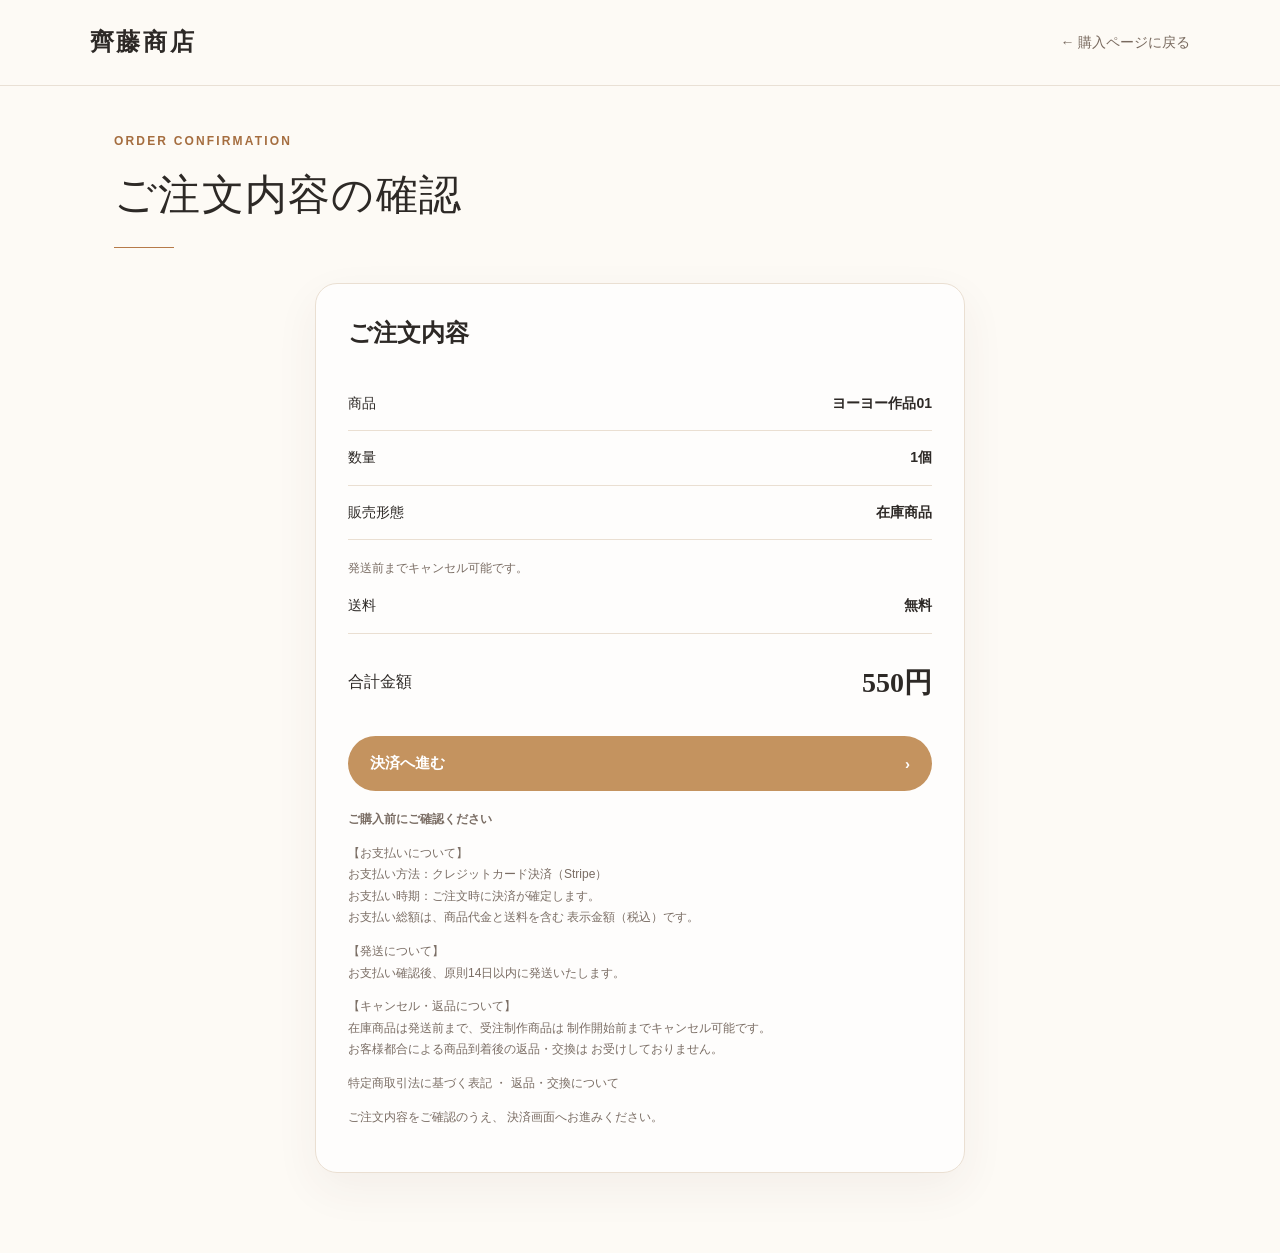
<file: checkout.html>
<!DOCTYPE html>
<html lang="ja">
<head>
  <meta charset="UTF-8">
  <meta name="viewport" content="width=device-width, initial-scale=1.0">
  <title>お客様情報入力 | 齊藤商店</title>
  <meta name="robots" content="noindex, nofollow">
  <link rel="stylesheet" href="style.css">

  <style>
    body {
      margin: 0;
      background: #fdfaf5;
      color: #2d2926;
    }

    .checkout-header {
      height: 86px;
      padding: 0 7%;
      display: flex;
      align-items: center;
      justify-content: space-between;
      box-sizing: border-box;
      border-bottom: 1px solid #e9e0d5;
    }

    .checkout-logo {
      color: #2d2926;
      text-decoration: none;
      font-family: "Yu Mincho", "Hiragino Mincho ProN", serif;
      font-size: 24px;
      font-weight: 600;
      letter-spacing: 0.12em;
    }

    .checkout-back {
      color: #78695e;
      text-decoration: none;
      font-size: 14px;
    }

    .checkout-main {
      max-width: 1100px;
      margin: 0 auto;
      padding: 45px 24px 80px;
    }

    .checkout-eyebrow {
      margin: 0 0 12px;
      color: #a56d3f;
      font-size: 12px;
      font-weight: 700;
      letter-spacing: 0.18em;
    }

    .checkout-main h1 {
      margin: 0;
      font-family: "Yu Mincho", "Hiragino Mincho ProN", serif;
      font-size: 42px;
      font-weight: 500;
    }

    .checkout-line {
      width: 60px;
      height: 1px;
      margin: 22px 0 35px;
      background: #b67a49;
    }

    .checkout-layout {
  display: grid;
  grid-template-columns: 1fr;
  max-width: 650px;
  margin: 0 auto;
  gap: 45px;
  align-items: start;
}

    .checkout-card {
      padding: 32px;
      background: rgba(255,255,255,0.72);
      border: 1px solid #eadfd2;
      border-radius: 22px;
      box-shadow: 0 16px 45px rgba(78,59,43,0.06);
    }

    .checkout-card h2 {
      margin: 0 0 26px;
      font-family: "Yu Mincho", "Hiragino Mincho ProN", serif;
      font-size: 24px;
    }

    .form-group {
      margin-bottom: 22px;
    }

    .form-group label {
      display: block;
      margin-bottom: 8px;
      font-size: 14px;
      font-weight: 600;
    }

    .required {
      margin-left: 7px;
      color: #a56d3f;
      font-size: 11px;
    }

    .form-group input {
      width: 100%;
      padding: 14px 15px;
      box-sizing: border-box;
      border: 1px solid #ddd0c3;
      border-radius: 10px;
      background: #fffdf9;
      color: #2d2926;
      font-size: 16px;
      outline: none;
    }

    .form-group input:focus {
      border-color: #c4935f;
    }

    .address-row {
      display: grid;
      grid-template-columns: 1fr 1fr;
      gap: 14px;
    }

    .order-row {
      display: flex;
      justify-content: space-between;
      gap: 20px;
      padding: 14px 0;
      border-bottom: 1px solid #eadfd2;
      font-size: 14px;
    }

    .order-total {
      display: flex;
      align-items: center;
      justify-content: space-between;
      padding-top: 24px;
    }

    .order-total strong {
      font-family: "Yu Mincho", "Hiragino Mincho ProN", serif;
      font-size: 28px;
    }

    .payment-button {
      width: 100%;
      margin-top: 28px;
      padding: 18px 22px;
      display: flex;
      align-items: center;
      justify-content: space-between;
      border: 0;
      border-radius: 999px;
      background: #c4935f;
      color: #fff;
      font-size: 15px;
      font-weight: 700;
      cursor: pointer;
    }
    
.payment-button:disabled {
  background: #b9b4ae;
  color: #ffffff;
  cursor: not-allowed;
  opacity: 0.7;
}


    .checkout-note {
      margin: 18px 0 0;
      color: #7a6d64;
      font-size: 12px;
      line-height: 1.8;
    }

    @media (max-width: 800px) {
      .checkout-layout {
        grid-template-columns: 1fr;
      }

      .checkout-main h1 {
        font-size: 34px;
      }

      .address-row {
        grid-template-columns: 1fr;
      }

      .checkout-card {
        padding: 24px 20px;
      }
    }
  </style>
</head>

<body>

  <header class="checkout-header">
    <a href="index.html" class="checkout-logo">齊藤商店</a>
    <a href="javascript:history.back()" class="checkout-back">← 購入ページに戻る</a>
  </header>

  <main class="checkout-main">

    <p class="checkout-eyebrow">ORDER CONFIRMATION</p>
<h1>ご注文内容の確認</h1>
    <div class="checkout-line"></div>

    <div class="checkout-layout">


      <aside class="checkout-card">
        <h2>ご注文内容</h2>

        <div class="order-row">
          <span>商品</span>
          <strong id="summaryProduct">－</strong>
        </div>

        <div class="order-row">
          <span>数量</span>
          <strong id="summaryQuantity">1個</strong>
        </div>

        
<div class="order-row">
  <span>販売形態</span>
  <strong id="summaryProductType">－</strong>
</div>

<p id="summaryCancelRule" class="checkout-note"></p>


        <div class="order-row">
          <span>送料</span>
          <strong>無料</strong>
        </div>

        <div class="order-total">
          <span>合計金額</span>
          <strong id="summaryTotal">550円</strong>
        </div>

        <button
  type="button"
  id="checkoutButton"
  class="payment-button"
>
  <span>決済へ進む</span>
  <span>›</span>
</button>

        
<div class="checkout-note">
  <p><strong>ご購入前にご確認ください</strong></p>
  <p>
  【お支払いについて】<br>
  お支払い方法：クレジットカード決済（Stripe）<br>
  お支払い時期：ご注文時に決済が確定します。<br>
  お支払い総額は、商品代金と送料を含む
  表示金額（税込）です。
</p>

  <p>
    【発送について】<br>
    お支払い確認後、原則14日以内に発送いたします。
  </p>

  <p>
    【キャンセル・返品について】<br>
    在庫商品は発送前まで、受注制作商品は
    制作開始前までキャンセル可能です。<br>
    お客様都合による商品到着後の返品・交換は
    お受けしておりません。
  </p>

  <p>
    <a href="tokushoho.html">特定商取引法に基づく表記</a>
    ・
    <a href="returns.html">返品・交換について</a>
  </p>

  <p>
    ご注文内容をご確認のうえ、
    決済画面へお進みください。
  </p>
</div>

      </aside>

    </div>
  </main>


 <script>
  const params = new URLSearchParams(window.location.search);

  
const product = (
  params.get('product') || 'ヨーヨー作品01'
).trim().replace(/ヨーヨー作品\s*0?([1-5])/g, 'ヨーヨー作品0$1');


  
const requestedQuantity = Number(params.get('quantity') || '1');

const quantity =
  Number.isInteger(requestedQuantity) &&
  requestedQuantity >= 1 &&
  requestedQuantity <= 20
    ? requestedQuantity
    : 1;


  

const productTypes = {
  'ヨーヨー作品01': '在庫商品',
  'ヨーヨー作品02': '在庫商品',
  'ヨーヨー作品03': '在庫商品',
  'ヨーヨー作品04': '在庫商品',
  'ヨーヨー作品05': '在庫商品',

  'チョコレート': '受注制作商品',
  'どんぐり': '受注制作商品',
  'プリン': '受注制作商品',
  'ヘアゴム': '受注制作商品',
  'クジラさん': '受注制作商品',
  'キャンディーチャーム': '受注制作商品'
};

const productPrices = {
  'ヨーヨー作品01': 550,
  'ヨーヨー作品02': 550,
  'ヨーヨー作品03': 550,
  'ヨーヨー作品04': 550,
  'ヨーヨー作品05': 550,
  'チョコレート': 550,
  'どんぐり': 500,
  'プリン': 500,
  'ヘアゴム': 350,
  'クジラさん': 450,
  'キャンディーチャーム': 500
};


const price = productPrices[product.replace(/\s+/g, '')];
const total = price * quantity;

if (price === undefined) {
  document.getElementById('summaryTotal').textContent =
    '商品情報を確認できません';

  document.getElementById('checkoutButton').disabled = true;
}



  const productIds = {
  'ヨーヨー作品01': 'yoyo01',
  'ヨーヨー作品02': 'yoyo02',
  'ヨーヨー作品03': 'yoyo03',
  'ヨーヨー作品04': 'yoyo04',
  'ヨーヨー作品05': 'yoyo05',
  'チョコレート': 'chocolate',
  'どんぐり': 'acorn',
  'プリン': 'pudding',
  'ヘアゴム': 'hairband',
  'クジラさん': 'whale',
  'キャンディーチャーム': 'candy'
};

  document.getElementById('summaryProduct').textContent =
    product;

  document.getElementById('summaryQuantity').textContent =
    `${quantity}個`;

const productType = productTypes[product];

document.getElementById('summaryProductType').textContent =
  productType || '確認できません';

document.getElementById('summaryCancelRule').textContent =
  productType === '在庫商品'
    ? '発送前までキャンセル可能です。'
    : productType === '受注制作商品'
      ? '制作開始前までキャンセル可能です。'
      : '販売条件を確認できません。';

  
if (price !== undefined) {
  document.getElementById('summaryTotal').textContent =
    `${total.toLocaleString()}円`;
}


  document
  .getElementById('checkoutButton')
  .addEventListener('click', async (event) => {

      const productId = productIds[product];

      if (!productId) {
        alert('商品情報を確認できませんでした。');
        return;
      }

      const submitButton = event.currentTarget;

      if (submitButton) {
        submitButton.disabled = true;
        submitButton.textContent = '決済画面を準備しています...';
      }

      try {
        const response = await fetch(
          'https://pxpixzoorgvosuyysvju.supabase.co/functions/v1/create-checkout-session',
          {
            method: 'POST',
            headers: {
              'Content-Type': 'application/json'
            },
            body: JSON.stringify({
              product: productId,
              quantity: quantity
            })
          }
        );

        const data = await response.json();

        if (!response.ok || !data.url) {
          throw new Error(data.error || '決済画面を作成できませんでした。');
        }

        window.location.href = data.url;

      } catch (error) {
        console.error(error);
        alert(error.message || '決済画面を開けませんでした。もう一度お試しください。');

        if (submitButton) {
          submitButton.disabled = false;
          submitButton.textContent = 'お支払いへ進む';
        }
      }
    });
</script>

</body>
</html>
</file>
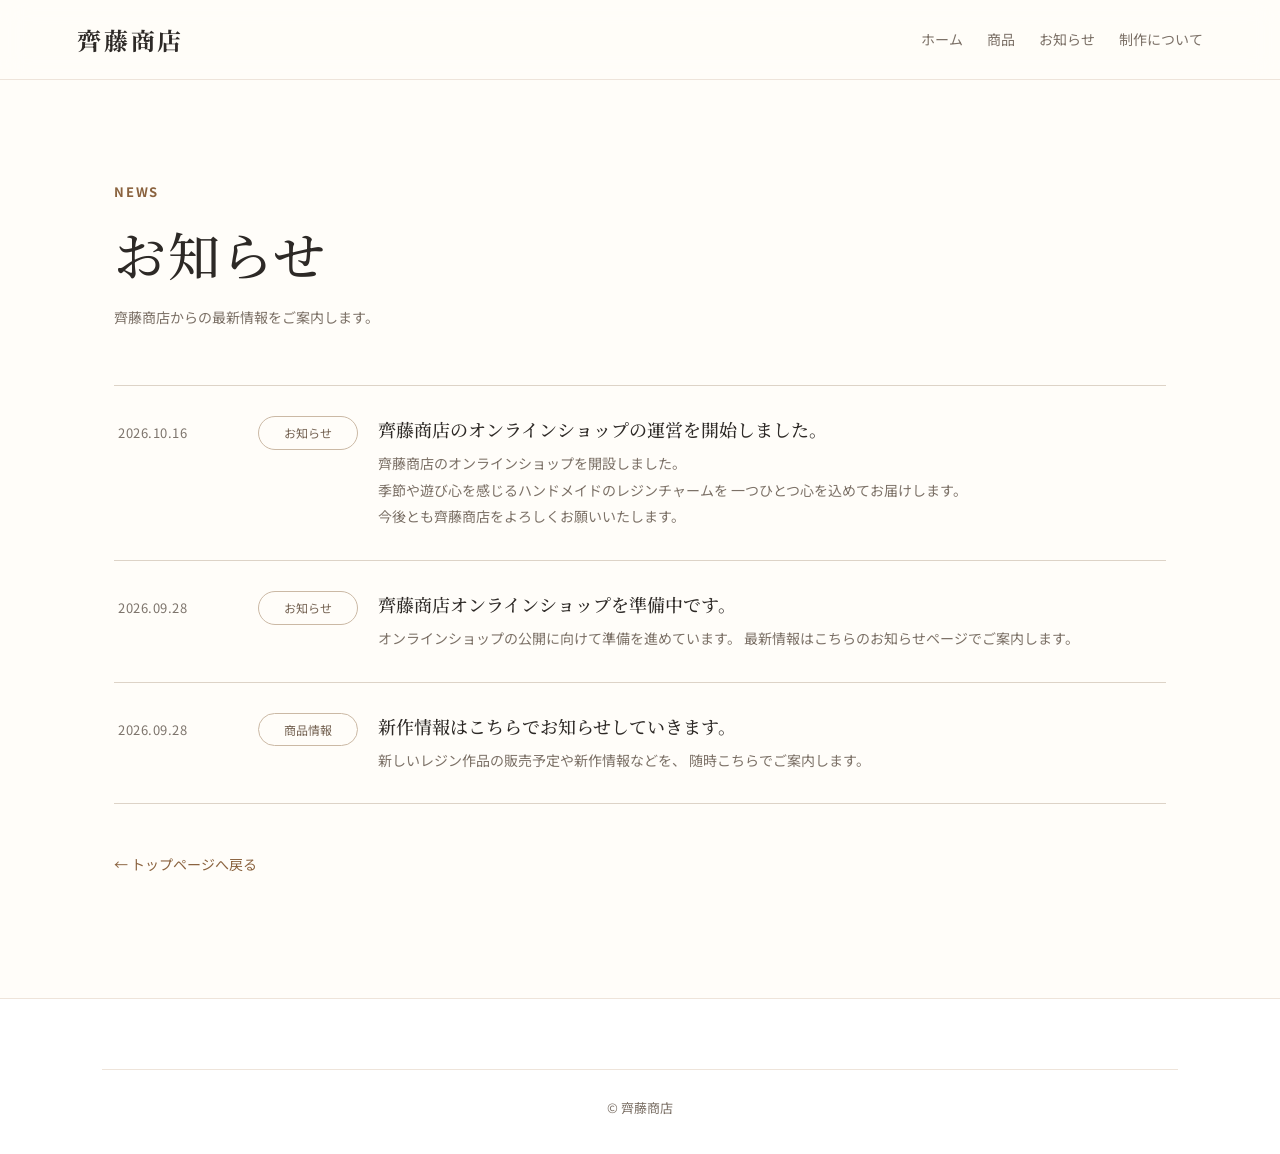
<file: news.html>
<!doctype html>
<html lang="ja">
<head>
  <meta charset="utf-8">
  <meta name="viewport" content="width=device-width, initial-scale=1">

  <title>お知らせ | 齊藤商店</title>
  <meta
    name="description"
    content="齊藤商店からの商品情報、イベント出店、ショップに関するお知らせをご案内します。"
  >

  <link rel="preconnect" href="https://fonts.googleapis.com">
  <link rel="preconnect" href="https://fonts.gstatic.com" crossorigin>
  <link
    href="https://fonts.googleapis.com/css2?family=Noto+Serif+JP:wght@400;600;700&family=Noto+Sans+JP:wght@400;500;700&display=swap"
    rel="stylesheet"
  >

  <link rel="stylesheet" href="style.css">
</head>

<body>

  <header class="site-header">
    <a class="brand" href="index.html">齊藤商店</a>

    <nav class="site-nav">
      <a href="index.html">ホーム</a>
      <a href="index.html#products">商品</a>
      <a href="index.html#news">お知らせ</a>
      <a href="index.html#about">制作について</a>
    </nav>
  </header>

  <main class="news-page">

    <div class="news-page-heading">
      <p class="eyebrow">News</p>
      <h1>お知らせ</h1>
      <p>齊藤商店からの最新情報をご案内します。</p>
    </div>

    <div class="news-page-list">
      
<article class="news-page-item">
  <time datetime="2026-10-16">2026.10.16</time>
  <span class="news-category">お知らせ</span>
  <div>
    <h2>齊藤商店のオンラインショップの運営を開始しました。</h2>
    <p>
      齊藤商店のオンラインショップを開設しました。<br>
      季節や遊び心を感じるハンドメイドのレジンチャームを
      一つひとつ心を込めてお届けします。<br>
      今後とも齊藤商店をよろしくお願いいたします。
    </p>
  </div>
</article>


      <article class="news-page-item">
        <time datetime="2026-09-28">2026.09.28</time>
        <span class="news-category">お知らせ</span>
        <div>
          <h2>齊藤商店オンラインショップを準備中です。</h2>
          <p>
            オンラインショップの公開に向けて準備を進めています。
            最新情報はこちらのお知らせページでご案内します。
          </p>
        </div>
      </article>

      <article class="news-page-item">
        <time datetime="2026-09-28">2026.09.28</time>
        <span class="news-category">商品情報</span>
        <div>
          <h2>新作情報はこちらでお知らせしていきます。</h2>
          <p>
            新しいレジン作品の販売予定や新作情報などを、
            随時こちらでご案内します。
          </p>
        </div>
      </article>

    </div>

    <div class="news-page-back">
      <a href="index.html">← トップページへ戻る</a>
    </div>

  </main>

  <footer class="site-footer">
    <p class="copyright">© 齊藤商店</p>
  </footer>

</body>
</html>
</file>
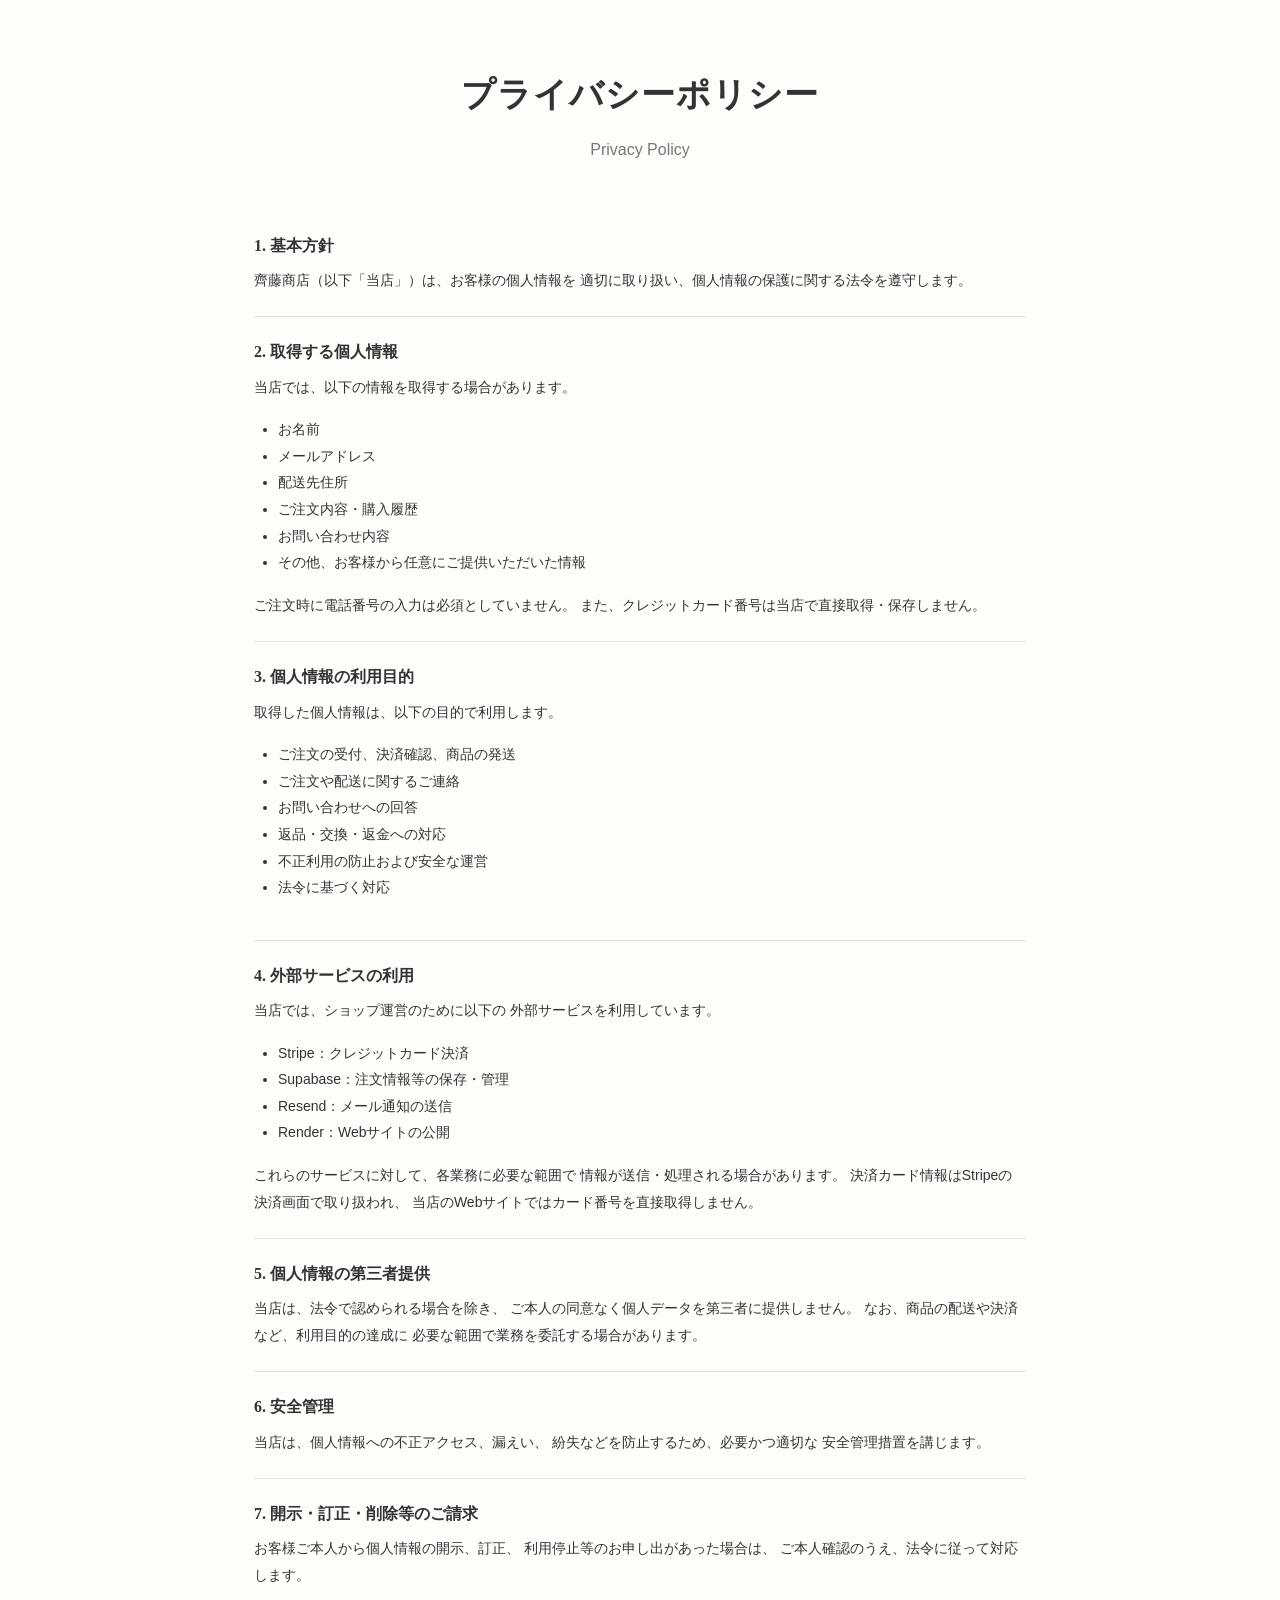
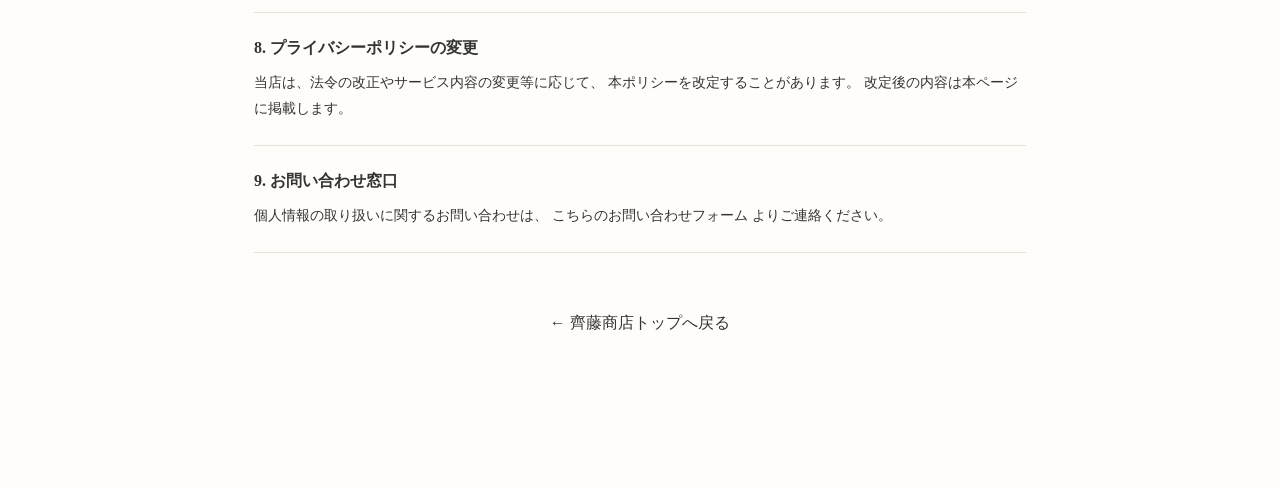
<file: privacy.html>
<!DOCTYPE html>
<html lang="ja">
<head>
  <meta charset="UTF-8">
  <meta name="viewport" content="width=device-width, initial-scale=1.0">
  <title>プライバシーポリシー | 齊藤商店</title>
  <link rel="stylesheet" href="style.css">
  <style>
    .legal-page {
      max-width: 820px;
      margin: 70px auto;
      padding: 0 24px 80px;
      line-height: 1.9;
      color: #333;
    }
    .legal-page h1 {
      font-size: clamp(24px, 4vw, 34px);
      text-align: center;
      margin-bottom: 14px;
    }
    .legal-intro {
      text-align: center;
      color: #777;
      margin-bottom: 45px;
    }
    .legal-item {
      padding: 23px 0;
      border-bottom: 1px solid #e5e0db;
    }
    .legal-item h2 {
      font-size: 16px;
      margin: 0 0 10px;
    }
    .legal-item p,
    .legal-item li {
      font-size: 14px;
    }
    .legal-item p {
      margin: 0;
    }
    .legal-item ul {
      padding-left: 24px;
    }
    .legal-back {
      display: block;
      text-align: center;
      margin-top: 55px;
      color: inherit;
    }
  </style>
</head>
<body>
  <main class="legal-page">
    <h1>プライバシーポリシー</h1>
    <p class="legal-intro">Privacy Policy</p>

    <section class="legal-item">
      <h2>1. 基本方針</h2>
      <p>
        齊藤商店（以下「当店」）は、お客様の個人情報を
        適切に取り扱い、個人情報の保護に関する法令を遵守します。
      </p>
    </section>

    
<section class="legal-item">
  <h2>2. 取得する個人情報</h2>
  <p>当店では、以下の情報を取得する場合があります。</p>
  <ul>
    <li>お名前</li>
    <li>メールアドレス</li>
    <li>配送先住所</li>
    <li>ご注文内容・購入履歴</li>
    <li>お問い合わせ内容</li>
    <li>その他、お客様から任意にご提供いただいた情報</li>
  </ul>
  <p>
    ご注文時に電話番号の入力は必須としていません。
    また、クレジットカード番号は当店で直接取得・保存しません。
  </p>
</section>


    <section class="legal-item">
      <h2>3. 個人情報の利用目的</h2>
      <p>取得した個人情報は、以下の目的で利用します。</p>
      <ul>
        <li>ご注文の受付、決済確認、商品の発送</li>
        <li>ご注文や配送に関するご連絡</li>
        <li>お問い合わせへの回答</li>
        <li>返品・交換・返金への対応</li>
        <li>不正利用の防止および安全な運営</li>
        <li>法令に基づく対応</li>
      </ul>
    </section>

    <section class="legal-item">
      <h2>4. 外部サービスの利用</h2>
      <p>
        当店では、ショップ運営のために以下の
        外部サービスを利用しています。
      </p>
      <ul>
        <li>Stripe：クレジットカード決済</li>
        <li>Supabase：注文情報等の保存・管理</li>
        <li>Resend：メール通知の送信</li>
        <li>Render：Webサイトの公開</li>
      </ul>
      <p>
        これらのサービスに対して、各業務に必要な範囲で
        情報が送信・処理される場合があります。
        決済カード情報はStripeの決済画面で取り扱われ、
        当店のWebサイトではカード番号を直接取得しません。
      </p>
    </section>

    <section class="legal-item">
      <h2>5. 個人情報の第三者提供</h2>
      <p>
        当店は、法令で認められる場合を除き、
        ご本人の同意なく個人データを第三者に提供しません。
        なお、商品の配送や決済など、利用目的の達成に
        必要な範囲で業務を委託する場合があります。
      </p>
    </section>

    <section class="legal-item">
      <h2>6. 安全管理</h2>
      <p>
        当店は、個人情報への不正アクセス、漏えい、
        紛失などを防止するため、必要かつ適切な
        安全管理措置を講じます。
      </p>
    </section>

    <section class="legal-item">
      <h2>7. 開示・訂正・削除等のご請求</h2>
      <p>
        お客様ご本人から個人情報の開示、訂正、
        利用停止等のお申し出があった場合は、
        ご本人確認のうえ、法令に従って対応します。
      </p>
    </section>

    <section class="legal-item">
      <h2>8. プライバシーポリシーの変更</h2>
      <p>
        当店は、法令の改正やサービス内容の変更等に応じて、
        本ポリシーを改定することがあります。
        改定後の内容は本ページに掲載します。
      </p>
    </section>

    <section class="legal-item">
      <h2>9. お問い合わせ窓口</h2>
      <p>
        個人情報の取り扱いに関するお問い合わせは、
        <a href="index.html#contact">こちらのお問い合わせフォーム</a>
        よりご連絡ください。
      </p>
    </section>

    <a class="legal-back" href="index.html">
      ← 齊藤商店トップへ戻る
    </a>
  </main>
</body>
</html>
</file>
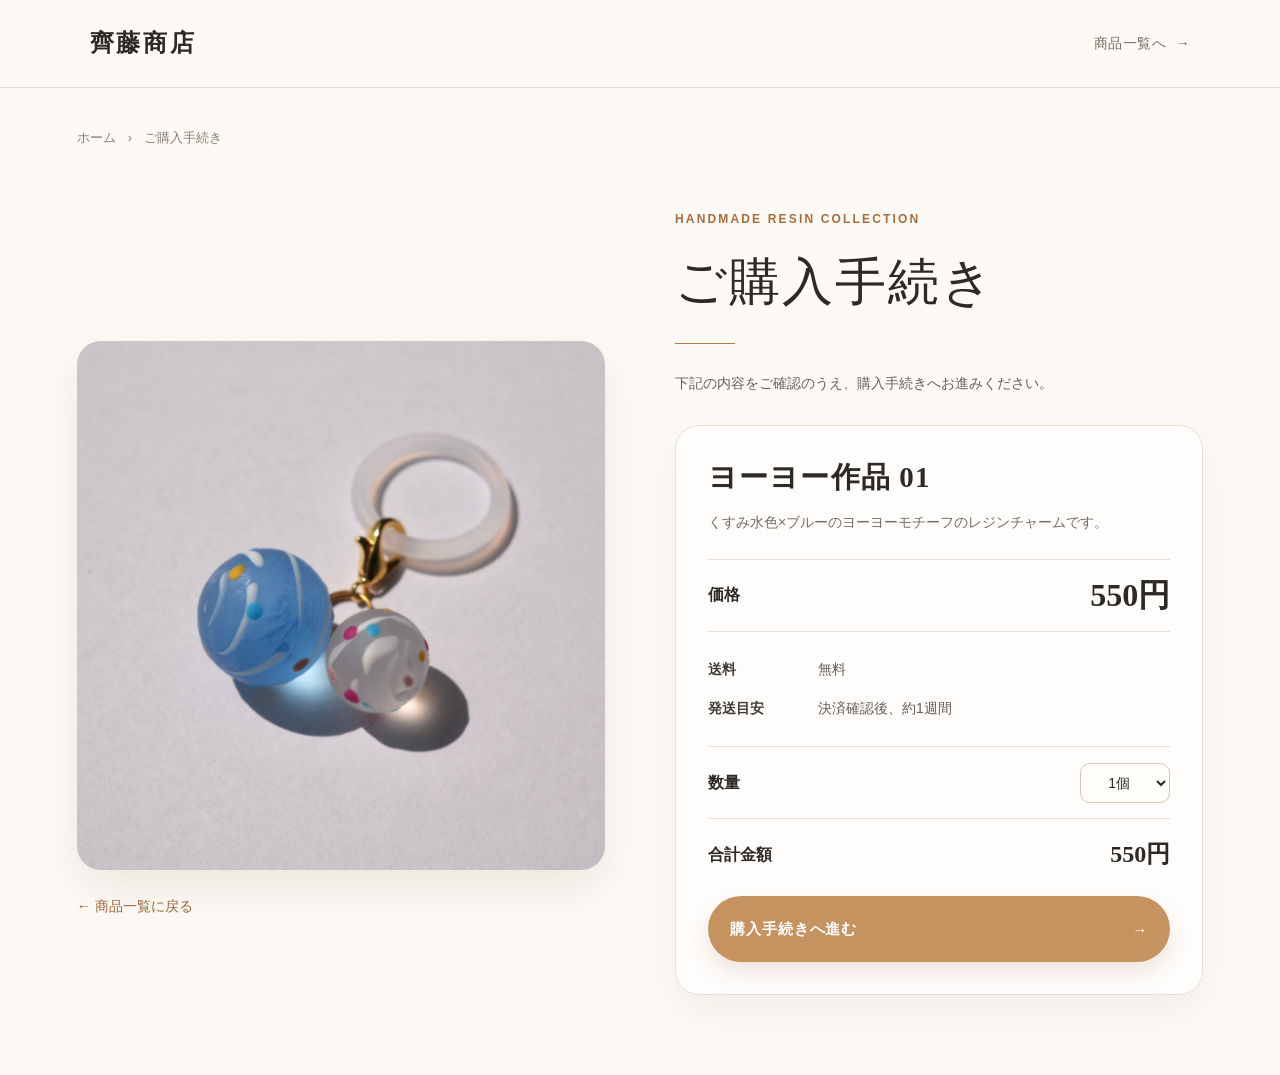
<file: purchase.html>
<!DOCTYPE html>
<html lang="ja">
<head>
  <meta charset="UTF-8">
  <meta name="viewport" content="width=device-width, initial-scale=1.0">
  <meta name="robots" content="noindex,follow">
  <title>ご購入 | 齊藤商店</title>
  <link rel="stylesheet" href="style.css">
<style>
  .purchase-layout {
    display: grid !important;
    grid-template-columns: 1fr 1fr !important;
    gap: 70px !important;
  }

  .purchase-visual {
    transform: translateY(150px);
}

  .purchase-main {
    max-width: 1320px !important;
    margin: 0 auto !important;
    padding: 38px 6% 80px !important;
  }

  .purchase-image-frame {
    width: 100% !important;
    aspect-ratio: 1 / 1 !important;
    overflow: hidden !important;
    border-radius: 24px !important;
  }
  /* ===== 購入ページ 最終デザイン調整 ===== */

.purchase-content {
  padding-top: 18px;
}

/* 商品情報カード */
.purchase-card {
  background: rgba(255, 255, 255, 0.72);
  border: 1px solid #eadfd2;
  border-radius: 24px;
  overflow: hidden;
  box-shadow: 0 16px 45px rgba(78, 59, 43, 0.07);
}

/* 商品名・説明 */
.purchase-product-heading {
  padding: 30px 32px 24px;
}

.purchase-product-heading h2 {
  margin: 0 0 12px;
  font-family: "Yu Mincho", "Hiragino Mincho ProN", serif;
  font-size: 29px;
  font-weight: 600;
  letter-spacing: 0.04em;
}

.purchase-product-heading p {
  margin: 0;
  color: #766a61;
  font-size: 14px;
  line-height: 1.8;
}

/* 価格・数量・合計 */
.purchase-row {
  min-height: 72px;
  margin: 0 32px;
  display: flex;
  align-items: center;
  justify-content: space-between;
  border-top: 1px solid #eadfd2;
}

.purchase-price-row strong {
  font-family: "Yu Mincho", "Hiragino Mincho ProN", serif;
  font-size: 32px;
  font-weight: 600;
}

.purchase-total-row strong {
  font-size: 24px;
}

/* 送料・発送目安 */
.purchase-shipping {
  margin: 0 32px;
  padding: 18px 0;
  border-top: 1px solid #eadfd2;
}

.purchase-shipping > div {
  display: grid;
  grid-template-columns: 110px 1fr;
  padding: 7px 0;
  font-size: 14px;
}

.purchase-info-label {
  font-weight: 600;
  color: #423b36;
}

/* 数量選択 */
.purchase-quantity {
  min-width: 90px;
  padding: 10px 14px;
  border: 1px solid #d8c5b2;
  border-radius: 10px;
  background: #fffdf9;
  color: #2d2926;
  font-size: 14px;
  cursor: pointer;
}

/* 購入ボタン */
.purchase-checkout-button {
  width: calc(100% - 64px);
  margin: 6px 32px 32px;
  padding: 17px 22px;
  border: none;
  border-radius: 999px;
  background: #c4935f;
  color: #ffffff;
  font-size: 15px;
  font-weight: 700;
  letter-spacing: 0.06em;
  cursor: pointer;

  display: flex;
  align-items: center;
  justify-content: space-between;

  transition:
    transform 0.2s ease,
    opacity 0.2s ease;
}

.purchase-checkout-button:hover {
  transform: translateY(-2px);
  opacity: 0.88;
}

/* 商品写真 */
.purchase-image-frame {
  border-radius: 26px;
  overflow: hidden;
  box-shadow: 0 18px 45px rgba(83, 65, 48, 0.10);
}

.purchase-image-frame img {
  display: block;
  width: 100%;
  aspect-ratio: 1 / 1;
  object-fit: cover;
}

/* 商品一覧へ戻る */
.purchase-back {
  display: inline-block;
  margin-top: 24px;
  color: #9b673e;
  text-decoration: none;
  font-size: 14px;
}

.purchase-back:hover {
  opacity: 0.65;
}
/* ===== 購入ページ ヘッダー仕上げ ===== */

.purchase-header {
    width: 100%;
    height: 88px;
    padding: 0 7%;
    display: flex;
    align-items: center;
    justify-content: space-between;
    box-sizing: border-box;
    background: rgba(253, 250, 245, 0.96);
    border-bottom: 1px solid #e9e0d5;
}

.purchase-logo {
  color: #2d2926;
  text-decoration: none;
  font-family: "Yu Mincho", "Hiragino Mincho ProN", serif;
  font-size: 23px;
  font-weight: 600;
  letter-spacing: 0.12em;
}

.purchase-header-link {
  color: #78695e;
  text-decoration: none;
  font-size: 14px;
  letter-spacing: 0.04em;
  transition: opacity 0.2s ease;
}

.purchase-header-link::after {
  content: " →";
  margin-left: 5px;
}

.purchase-logo:hover,
.purchase-header-link:hover {
  opacity: 0.6;
}
/* 購入ページ ヘッダー最終設定 */
body.purchase-body .purchase-header {
    width: 100%;
    height: 88px;
    padding: 0 7%;
    display: flex !important;
    align-items: center;
    justify-content: space-between;
    box-sizing: border-box;
    background: #fdfaf5;
    border-bottom: 1px solid #e9e0d5;
}

body.purchase-body .purchase-header .purchase-logo {
    display: block !important;
    visibility: visible !important;
    opacity: 1 !important;
    color: #2d2926 !important;
    font-family: "Yu Mincho", "Hiragino Mincho ProN", serif;
    font-size: 24px;
    font-weight: 600;
    letter-spacing: 0.12em;
    text-decoration: none;
}

body.purchase-body .purchase-header .purchase-header-link {
    display: block !important;
    visibility: visible !important;
    opacity: 1 !important;
    color: #78695e !important;
    font-size: 14px;
    text-decoration: none;
}

body.purchase-body .purchase-header .purchase-header-link::after {
    content: " →";
}
</style>
</head>

<body class="purchase-body">

  <header class="purchase-header">
    <a href="index.html" class="purchase-logo">齊藤商店</a>
    <a href="index.html#products" class="purchase-header-link">商品一覧へ</a>
  </header>

  <main class="purchase-main">

    <div class="purchase-breadcrumb">
      <a href="index.html">ホーム</a>
      <span>›</span>
      <span>ご購入手続き</span>
    </div>

    <div class="purchase-layout">

      <!-- 商品画像 -->
      <section class="purchase-visual">
        <div class="purchase-image-frame">
          <img id="purchaseImage" src="" alt="">
        </div>

        <a href="index.html#products" class="purchase-back">
          ← 商品一覧に戻る
        </a>
      </section>

      <!-- 購入情報 -->
      <section class="purchase-content">

        <p class="purchase-eyebrow">HANDMADE RESIN COLLECTION</p>

        <h1>ご購入手続き</h1>

        <div class="purchase-title-line"></div>

        <p class="purchase-lead">
          下記の内容をご確認のうえ、購入手続きへお進みください。
        </p>

        <div class="purchase-card">

          <div class="purchase-product-heading">
            <h2 id="productName">ヨーヨー作品</h2>
            <p id="productDescription"></p>
          </div>

          <div class="purchase-row purchase-price-row">
            <span>価格</span>
            <strong id="productPrice">550円</strong>
          </div>

          <div class="purchase-shipping">
            <div>
              <span class="purchase-info-label">送料</span>
              <span>無料</span>
            </div>

            <div>
              <span class="purchase-info-label">発送目安</span>
              <span>決済確認後、約1週間</span>
            </div>
          </div>

          <div class="purchase-row">
            <label for="quantity">数量</label>

            <select id="quantity" class="purchase-quantity">
              <option value="1">1個</option>
              <option value="2">2個</option>
              <option value="3">3個</option>
              <option value="4">4個</option>
              <option value="5">5個</option>
            </select>
          </div>

          <div class="purchase-row purchase-total-row">
            <span>合計金額</span>
            <strong id="totalPrice">550円</strong>
          </div>

          <button
            type="button"
            id="checkoutButton"
            class="purchase-checkout-button"
          >
            <span>購入手続きへ進む</span>
            <span>→</span>
          </button>

        </div>
      </section>

    </div>
  </main>


  <script>
    const params = new URLSearchParams(window.location.search);

    const productName =
      params.get('product') || 'ヨーヨー作品 01';

    const priceText =
      params.get('price') || '550円';

    const price =
      Number(priceText.replace(/[^0-9]/g, '')) || 550;


    const products = {
      'ヨーヨー作品 01': {
        image: 'images/yoyo01.jpeg',
        description: 'くすみ水色×ブルーのヨーヨーモチーフのレジンチャームです。'
      },

      'ヨーヨー作品 02': {
        image: 'images/yoyo02.jpeg',
        description: 'くすみブルー×クリアのヨーヨーモチーフのレジンチャームです。'
      },

      'ヨーヨー作品 03': {
        image: 'images/yoyo03.jpeg',
        description: 'クリアブルー×水色のヨーヨーモチーフのレジンチャームです。'
      },

      'ヨーヨー作品 04': {
        image: 'images/yoyo04.jpeg',
        description: 'くすみクリア×赤（ピンク）のヨーヨーモチーフのレジンチャームです。'
      },

      'ヨーヨー作品 05': {
  image: 'images/yoyo05.jpeg',
  description: 'くすみピンク×黄色のヨーヨーモチーフのレジンチャームです。'
},

'チョコレート': {
  image: 'images/chocolate.jpeg',
  description: '小さなチョコレートをイメージしたレジン作品です。'
},

'どんぐり': {
  image: 'images/acorn.jpeg',
  description: '秋の雰囲気を感じるどんぐりモチーフのレジン作品です。'
},

'プリン': {
  image: 'images/pudding.jpeg',
  description: 'カラメルの色合いがかわいいプリンモチーフのレジン作品です。'
},

'ヘアゴム': {
  image: 'images/hairband.jpeg',
  description: '日常使いしやすいレジンのヘアゴムです。'
},

'クジラさん': {
  image: 'images/whale.jpeg',
  description: '小さな王冠をかぶった、ころんとかわいいクジラのレジンチャームです。'
},

'キャンディーチャーム': {
  image: 'images/candy.jpeg',
  description: 'カラフルでかわいいキャンディーをモチーフにしたレジンチャームです。'
}
};


    const selectedProduct =
      products[productName] || products['ヨーヨー作品 01'];


    const productNameElement =
      document.getElementById('productName');

    const productDescriptionElement =
      document.getElementById('productDescription');

    const productPriceElement =
      document.getElementById('productPrice');

    const productImageElement =
      document.getElementById('purchaseImage');

    const quantityElement =
      document.getElementById('quantity');

    const totalPriceElement =
      document.getElementById('totalPrice');


    productNameElement.textContent = productName;

    productDescriptionElement.textContent =
      selectedProduct.description;

    productPriceElement.textContent =
      `${price.toLocaleString()}円`;

    productImageElement.src =
      selectedProduct.image;

    productImageElement.alt =
      productName;


    function updateTotal() {
      const quantity =
        Number(quantityElement.value);

      const total =
        price * quantity;

      totalPriceElement.textContent =
        `${total.toLocaleString()}円`;
    }


    quantityElement.addEventListener(
      'change',
      updateTotal
    );

    updateTotal();
    const checkoutButton =
  document.getElementById('checkoutButton');

checkoutButton.addEventListener('click', () => {
  const quantity = Number(quantityElement.value);

  const checkoutUrl =
    `checkout.html?product=${encodeURIComponent(productName)}` +
    `&price=${price}` +
    `&quantity=${quantity}`;

  window.location.href = checkoutUrl;
});
  </script>

</body>
</html>
</file>
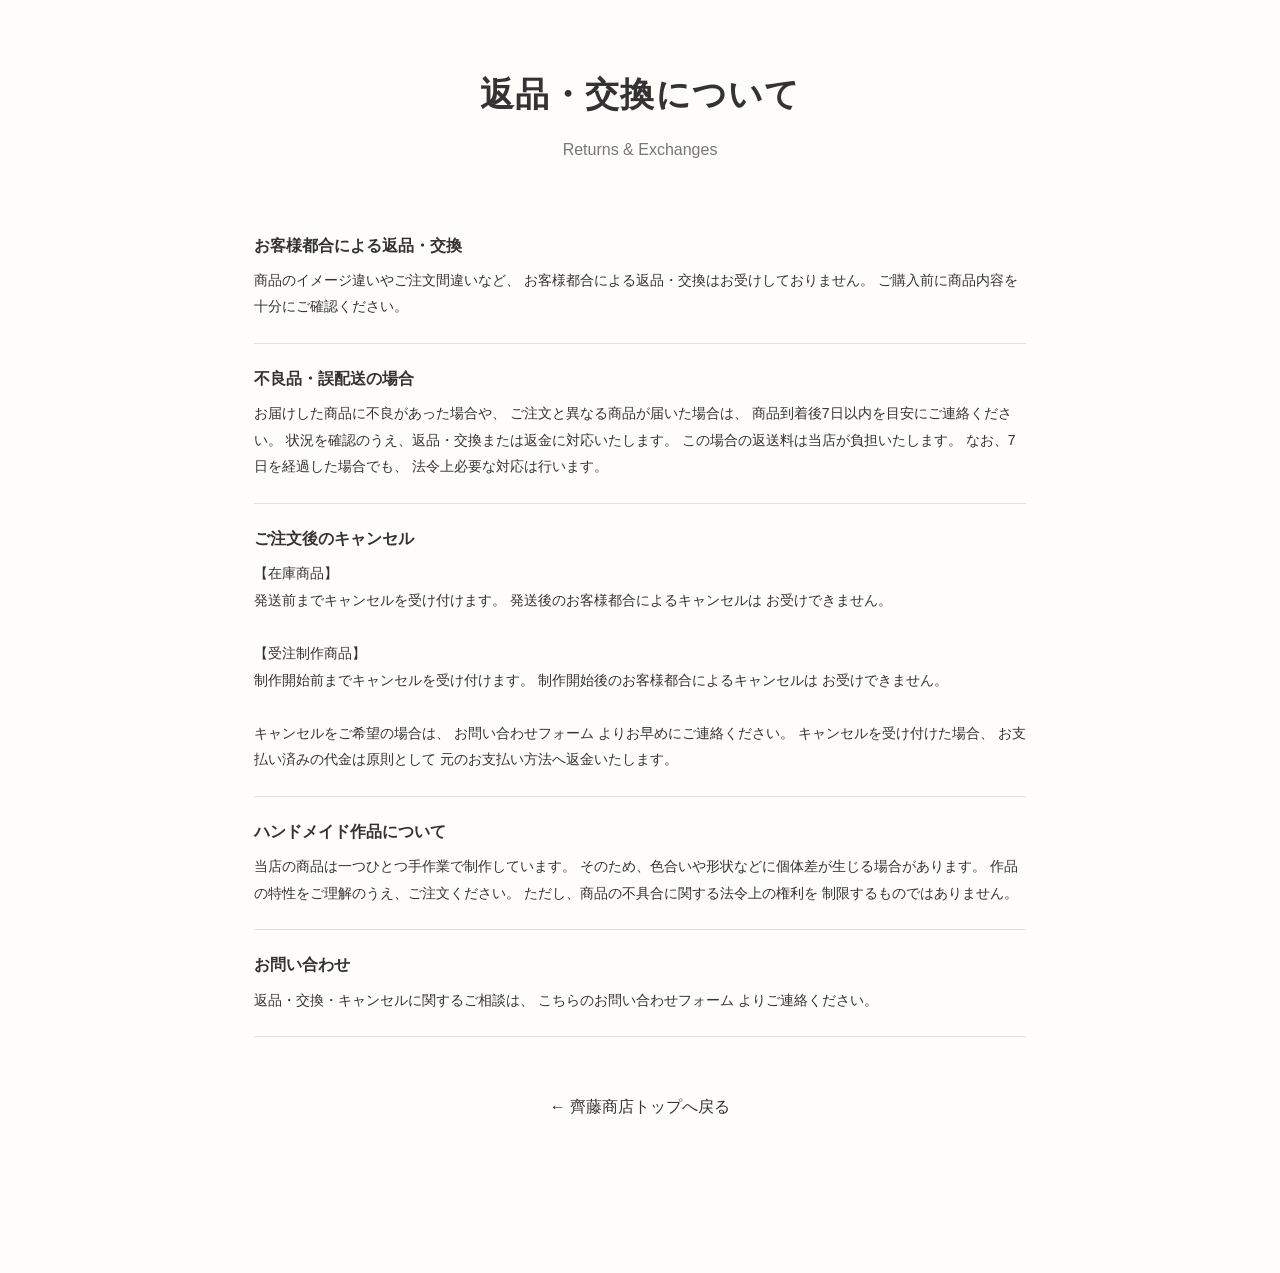
<file: returns.html>
<!DOCTYPE html>
<html lang="ja">
<head>
  <meta charset="UTF-8">
  <meta name="viewport" content="width=device-width, initial-scale=1.0">
  <title>返品・交換について | 齊藤商店</title>
  <link rel="stylesheet" href="style.css">
  <style>
    .legal-page {
      max-width: 820px;
      margin: 70px auto;
      padding: 0 24px 80px;
      line-height: 1.9;
      color: #333;
    }
    .legal-page h1 {
      font-size: clamp(24px, 4vw, 34px);
      text-align: center;
      margin-bottom: 14px;
    }
    .legal-intro {
      text-align: center;
      color: #777;
      margin-bottom: 45px;
    }
    .legal-item {
      padding: 23px 0;
      border-bottom: 1px solid #e5e0db;
    }
    .legal-item h2 {
      font-size: 16px;
      margin: 0 0 10px;
    }
    .legal-item p {
      margin: 0;
      font-size: 14px;
    }
    .legal-back {
      display: block;
      text-align: center;
      margin-top: 55px;
      color: inherit;
    }
  </style>
</head>
<body>
  <main class="legal-page">
    <h1>返品・交換について</h1>
    <p class="legal-intro">Returns & Exchanges</p>

    <section class="legal-item">
      <h2>お客様都合による返品・交換</h2>
      <p>
        商品のイメージ違いやご注文間違いなど、
        お客様都合による返品・交換はお受けしておりません。
        ご購入前に商品内容を十分にご確認ください。
      </p>
    </section>

    <section class="legal-item">
      <h2>不良品・誤配送の場合</h2>
      <p>
        お届けした商品に不良があった場合や、
        ご注文と異なる商品が届いた場合は、
        商品到着後7日以内を目安にご連絡ください。
        状況を確認のうえ、返品・交換または返金に対応いたします。
        この場合の返送料は当店が負担いたします。
        なお、7日を経過した場合でも、
        法令上必要な対応は行います。
      </p>
    </section>

    
<section class="legal-item">
  <h2>ご注文後のキャンセル</h2>
  <p>
    【在庫商品】<br>
    発送前までキャンセルを受け付けます。
    発送後のお客様都合によるキャンセルは
    お受けできません。<br><br>

    【受注制作商品】<br>
    制作開始前までキャンセルを受け付けます。
    制作開始後のお客様都合によるキャンセルは
    お受けできません。<br><br>

    キャンセルをご希望の場合は、
    <a href="index.html#contact">お問い合わせフォーム</a>
    よりお早めにご連絡ください。
    キャンセルを受け付けた場合、
    お支払い済みの代金は原則として
    元のお支払い方法へ返金いたします。
  </p>
</section>


    <section class="legal-item">
      <h2>ハンドメイド作品について</h2>
      <p>
        当店の商品は一つひとつ手作業で制作しています。
        そのため、色合いや形状などに個体差が生じる場合があります。
        作品の特性をご理解のうえ、ご注文ください。
        ただし、商品の不具合に関する法令上の権利を
        制限するものではありません。
      </p>
    </section>

    <section class="legal-item">
      <h2>お問い合わせ</h2>
      <p>
        返品・交換・キャンセルに関するご相談は、
        <a href="index.html#contact">こちらのお問い合わせフォーム</a>
        よりご連絡ください。
      </p>
    </section>

    <a class="legal-back" href="index.html">
      ← 齊藤商店トップへ戻る
    </a>
  </main>
</body>
</html>
</file>
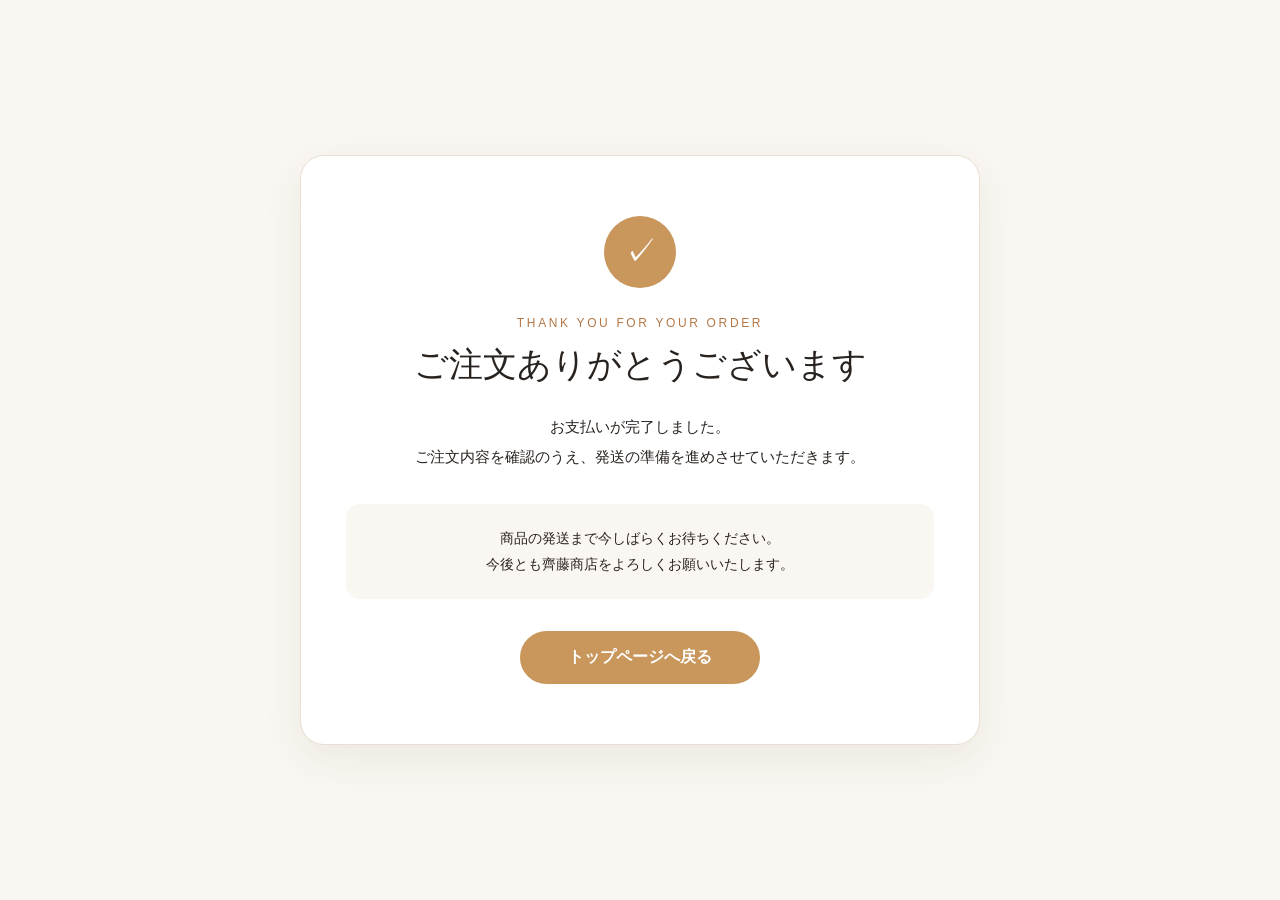
<file: success.html>
<!DOCTYPE html>
<html lang="ja">
<head>
  <meta charset="UTF-8">
  <meta name="viewport" content="width=device-width, initial-scale=1.0">
  <title>ご注文ありがとうございます | 齊藤商店</title>
  <meta name="robots" content="noindex, nofollow">

  <style>
    * {
      box-sizing: border-box;
    }

    body {
      margin: 0;
      min-height: 100vh;
      display: flex;
      align-items: center;
      justify-content: center;
      padding: 30px 20px;
      background: #faf7f2;
      color: #29231f;
      font-family:
        "Yu Mincho",
        "Hiragino Mincho ProN",
        serif;
    }

    .success-card {
      width: 100%;
      max-width: 680px;
      padding: 60px 45px;
      background: #fff;
      border: 1px solid #eadfD2;
      border-radius: 24px;
      text-align: center;
      box-shadow: 0 14px 40px rgba(70, 50, 30, 0.08);
    }

    .check {
      width: 72px;
      height: 72px;
      margin: 0 auto 28px;
      display: flex;
      align-items: center;
      justify-content: center;
      border-radius: 50%;
      background: #c9965b;
      color: white;
      font-size: 34px;
    }

    .label {
      margin-bottom: 12px;
      color: #b47745;
      font-family: Arial, sans-serif;
      font-size: 12px;
      letter-spacing: 0.22em;
    }

    h1 {
      margin: 0 0 24px;
      font-size: 34px;
      font-weight: normal;
    }

    .message {
      margin: 0 auto;
      max-width: 500px;
      line-height: 2;
      font-size: 15px;
    }

    .notice {
      margin: 32px 0;
      padding: 22px;
      background: #faf7f2;
      border-radius: 14px;
      line-height: 1.8;
      font-size: 14px;
    }

    .home-button {
      display: inline-block;
      min-width: 240px;
      padding: 16px 30px;
      border-radius: 999px;
      background: #c9965b;
      color: white;
      text-decoration: none;
      font-family: Arial, sans-serif;
      font-weight: bold;
      transition: opacity 0.2s;
    }

    .home-button:hover {
      opacity: 0.8;
    }

    @media (max-width: 600px) {
      .success-card {
        padding: 45px 24px;
      }

      h1 {
        font-size: 27px;
      }
    }
  </style>
</head>

<body>

  <main class="success-card">

    <div class="check">✓</div>

    <div class="label">THANK YOU FOR YOUR ORDER</div>

    <h1>ご注文ありがとうございます</h1>

    <p class="message">
      お支払いが完了しました。<br>
      ご注文内容を確認のうえ、発送の準備を進めさせていただきます。
    </p>

    <div class="notice">
      商品の発送まで今しばらくお待ちください。<br>
      今後とも齊藤商店をよろしくお願いいたします。
    </div>

    <a href="index.html" class="home-button">
      トップページへ戻る
    </a>

  </main>

</body>
</html>
</file>
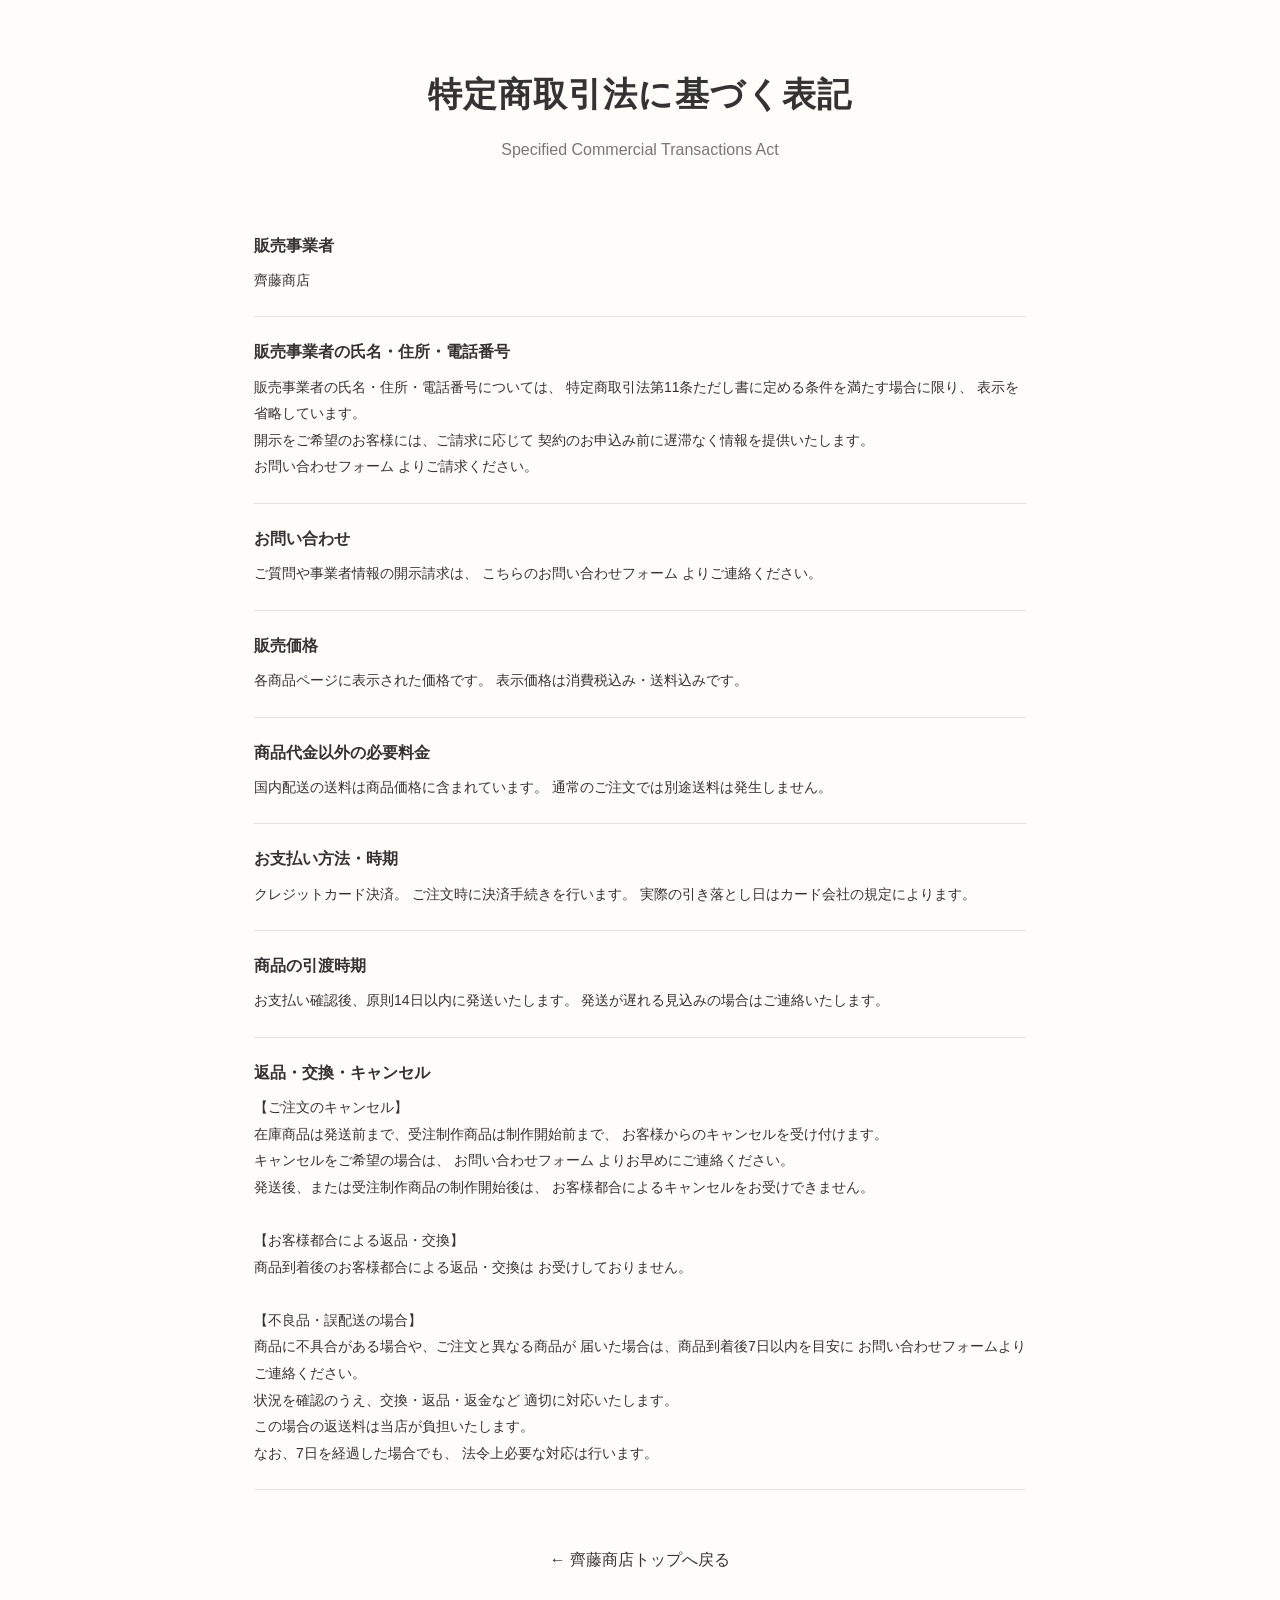
<file: tokushoho.html>
<!DOCTYPE html>
<html lang="ja">
<head>
  <meta charset="UTF-8">
  <meta name="viewport" content="width=device-width, initial-scale=1.0">
  <title>特定商取引法に基づく表記 | 齊藤商店</title>
  <link rel="stylesheet" href="style.css">
  <style>
    .legal-page {
      max-width: 820px;
      margin: 70px auto;
      padding: 0 24px 80px;
      line-height: 1.9;
      color: #333;
    }
    .legal-page h1 {
      font-size: clamp(24px, 4vw, 34px);
      text-align: center;
      margin-bottom: 14px;
    }
    .legal-intro {
      text-align: center;
      color: #777;
      margin-bottom: 45px;
    }
    .legal-item {
      padding: 23px 0;
      border-bottom: 1px solid #e5e0db;
    }
    .legal-item h2 {
      font-size: 16px;
      margin: 0 0 10px;
    }
    .legal-item p {
      margin: 0;
      font-size: 14px;
    }
    .legal-back {
      display: block;
      text-align: center;
      margin-top: 55px;
      color: inherit;
    }
  </style>
</head>
<body>
  <main class="legal-page">
    <h1>特定商取引法に基づく表記</h1>
    <p class="legal-intro">Specified Commercial Transactions Act</p>

    <section class="legal-item">
      <h2>販売事業者</h2>
      <p>齊藤商店</p>
    </section>

    <section class="legal-item">
  <h2>販売事業者の氏名・住所・電話番号</h2>
  <p>
    販売事業者の氏名・住所・電話番号については、
    特定商取引法第11条ただし書に定める条件を満たす場合に限り、
    表示を省略しています。<br>
    開示をご希望のお客様には、ご請求に応じて
    契約のお申込み前に遅滞なく情報を提供いたします。<br>
    <a href="index.html#contact">お問い合わせフォーム</a>
    よりご請求ください。
  </p>
</section>

    
<section class="legal-item">
  <h2>お問い合わせ</h2>
  <p>
    ご質問や事業者情報の開示請求は、
    <a href="index.html#contact">こちらのお問い合わせフォーム</a>
    よりご連絡ください。
  </p>
</section>


    <section class="legal-item">
      <h2>販売価格</h2>
      <p>
        各商品ページに表示された価格です。
        表示価格は消費税込み・送料込みです。
      </p>
    </section>

    <section class="legal-item">
      <h2>商品代金以外の必要料金</h2>
      <p>
        国内配送の送料は商品価格に含まれています。
        通常のご注文では別途送料は発生しません。
      </p>
    </section>

    <section class="legal-item">
      <h2>お支払い方法・時期</h2>
      <p>
        クレジットカード決済。
        ご注文時に決済手続きを行います。
        実際の引き落とし日はカード会社の規定によります。
      </p>
    </section>

    <section class="legal-item">
      <h2>商品の引渡時期</h2>
      <p>
        お支払い確認後、原則14日以内に発送いたします。
        発送が遅れる見込みの場合はご連絡いたします。
      </p>
    </section>

    
<section class="legal-item">
  <h2>返品・交換・キャンセル</h2>
  <p>
    【ご注文のキャンセル】<br>
    在庫商品は発送前まで、受注制作商品は制作開始前まで、
    お客様からのキャンセルを受け付けます。<br>
    キャンセルをご希望の場合は、
    <a href="index.html#contact">お問い合わせフォーム</a>
    よりお早めにご連絡ください。<br>
    発送後、または受注制作商品の制作開始後は、
    お客様都合によるキャンセルをお受けできません。<br><br>

    【お客様都合による返品・交換】<br>
    商品到着後のお客様都合による返品・交換は
    お受けしておりません。<br><br>

    【不良品・誤配送の場合】<br>
    商品に不具合がある場合や、ご注文と異なる商品が
    届いた場合は、商品到着後7日以内を目安に
    お問い合わせフォームよりご連絡ください。<br>
    状況を確認のうえ、交換・返品・返金など
    適切に対応いたします。<br>
    この場合の返送料は当店が負担いたします。<br>
    なお、7日を経過した場合でも、
    法令上必要な対応は行います。
  </p>
</section>


    <a class="legal-back" href="index.html">← 齊藤商店トップへ戻る</a>
  </main>
</body>
</html>
</file>
<file: style.css>
:root {
  --bg: #fffdf9;
  --paper: #ffffff;
  --ink: #2d2926;
  --muted: #7c7167;
  --line: #eee4da;
  --accent: #b98b5d;
  --accent-dark: #8a623e;
  --soft: #f6efe7;
  --shadow: 0 18px 45px rgba(68, 50, 32, .10);
}

* { box-sizing: border-box; }
html { scroll-behavior: smooth; }
body {
  margin: 0;
  background: var(--bg);
  color: var(--ink);
  font-family: 'Noto Sans JP', sans-serif;
  line-height: 1.8;
}
a { color: inherit; text-decoration: none; }
img { max-width: 100%; display: block; }

.site-header {
  position: sticky;
  top: 0;
  z-index: 20;
  display: flex;
  align-items: center;
  justify-content: space-between;
  padding: 18px 6vw;
  background: rgba(255, 253, 249, .86);
  backdrop-filter: blur(14px);
  border-bottom: 1px solid var(--line);
}
.brand {
  font-family: 'Noto Serif JP', serif;
  font-size: 24px;
  font-weight: 700;
  letter-spacing: .12em;
}
.site-nav { display: flex; gap: 24px; font-size: 14px; color: var(--muted); }
.site-nav a:hover { color: var(--accent-dark); }
.instagram-nav {
  display: inline-flex;
  align-items: center;
  gap: 7px;
  font-weight: 700;
  color: var(--accent-dark);
}
.instagram-nav::before {
  content: "◎";
  display: inline-grid;
  place-items: center;
  width: 18px;
  height: 18px;
  border: 1.5px solid currentColor;
  border-radius: 6px;
  font-size: 10px;
  line-height: 1;
}
.nav-toggle { display: none; border: 0; background: transparent; font-size: 24px; }

.hero {
  min-height: 82vh;
  display: grid;
  grid-template-columns: 1.05fr .95fr;
  align-items: center;
  gap: 6vw;
  padding: 7vw 8vw 5vw;
}
.eyebrow {
  margin: 0 0 12px;
  color: var(--accent-dark);
  font-size: 13px;
  font-weight: 700;
  letter-spacing: .14em;
  text-transform: uppercase;
}
h1, h2, h3 {
  font-family: 'Noto Serif JP', serif;
  line-height: 1.45;
  margin: 0 0 18px;
}
h1 { font-size: clamp(36px, 4vw, 56px); letter-spacing: .03em; }
h2 { font-size: clamp(28px, 4vw, 42px); }
h3 { font-size: 22px; }

.lead { color: var(--muted); font-size: 18px; max-width: 750px; }

.hero-actions { display: flex; gap: 14px; margin-top: 32px; flex-wrap: wrap; }
.btn {
  display: inline-flex;
  align-items: center;
  justify-content: center;
  padding: 12px 22px;
  border-radius: 999px;
  font-weight: 700;
  border: 1px solid var(--accent);
  transition: .2s;
}
.btn.primary { background: var(--accent); color: #fff; }
.btn.secondary { color: var(--accent-dark); background: transparent; }
.btn:hover { transform: translateY(-2px); box-shadow: var(--shadow); }

.photo-placeholder {
  min-height: 220px;
  display: grid;
  place-items: center;
  border: 1px dashed #d4b99d;
  background: linear-gradient(135deg, #fff, var(--soft));
  color: #b49a80;
  border-radius: 28px;
  font-weight: 700;
}
.photo-placeholder.large { min-height: 560px; border-radius: 42px; box-shadow: var(--shadow); }

.section { padding: 80px 8vw; }
.intro {
  max-width: 1100px;
  margin: 0 auto;
  text-align: center;
  color: var(--muted);
  font-size: 18px;
}
.section-title { text-align: center; max-width: 720px; margin: 0 auto 42px; }
.section-title p:last-child { color: var(--muted); }
.category-title { margin: 48px 0 22px; border-left: 4px solid var(--accent); padding-left: 14px; }
.product-grid {
  display: grid;
  grid-template-columns: repeat(5, 1fr);
  gap: 22px;
}
.product-card {
  background: var(--paper);
  border: 1px solid var(--line);
  border-radius: 26px;
  overflow: hidden;
  box-shadow: 0 10px 24px rgba(68, 50, 32, .06);
  transition: .2s;
}
.product-card:hover { transform: translateY(-4px); box-shadow: var(--shadow); }
.product-image {
  aspect-ratio: 1 / 1;
  display: grid;
  place-items: center;
  background: var(--soft);
  color: #b49a80;
  font-weight: 700;
}
.product-body { padding: 18px; }
.product-body h4 { margin: 0 0 6px; font-size: 17px; }
.product-body p { margin: 0 0 12px; color: var(--muted); font-size: 14px; }
.price { font-weight: 700; color: var(--accent-dark); }
.card-actions { display: flex; gap: 8px; margin-top: 14px; }
.card-actions button, .card-actions a {
  flex: 1;
  border-radius: 999px;
  border: 1px solid var(--line);
  background: #fff;
  padding: 9px 10px;
  font-weight: 700;
  font-size: 13px;
  cursor: pointer;
  text-align: center;
}
.card-actions a { background: var(--accent); color: white; border-color: var(--accent); }

.split {
  display: grid;
  grid-template-columns: 1fr .8fr;
  gap: 40px;
  align-items: center;
  background: var(--soft);
}
.note-card {
  background: white;
  border-radius: 28px;
  padding: 34px;
  box-shadow: var(--shadow);
}
.gallery-grid {
  display: grid;
  grid-template-columns: repeat(3, 1fr);
  gap: 22px;
}
.faq details {
  max-width: 820px;
  margin: 14px auto;
  padding: 20px 24px;
  background: #fff;
  border: 1px solid var(--line);
  border-radius: 18px;
}
.faq summary { font-weight: 700; cursor: pointer; }
.faq p { color: var(--muted); }
.contact { text-align: center; background: var(--soft); }
.site-footer {
  padding: 70px 8vw 34px;
  text-align: center;
  color: var(--muted);
  background: #fff;
  border-top: 1px solid var(--line);
}
.instagram-footer {
  max-width: 620px;
  margin: 0 auto 52px;
}
.instagram-footer h2 { margin-bottom: 10px; }
.instagram-footer > p:not(.eyebrow) { margin: 0 0 8px; }
.instagram-handle {
  display: block;
  width: fit-content;
  margin: 0 auto 24px;
  color: var(--accent-dark);
  font-weight: 700;
  letter-spacing: .03em;
}
.instagram-handle:hover { text-decoration: underline; }
.instagram-button { min-width: 190px; }
.copyright {
  margin: 0;
  padding-top: 26px;
  border-top: 1px solid var(--line);
  font-size: 13px;
}

#productDialog {
  width: min(680px, calc(100% - 32px));
  border: 0;
  border-radius: 28px;
  padding: 34px;
  box-shadow: var(--shadow);
}
#productDialog::backdrop { background: rgba(45, 41, 38, .35); backdrop-filter: blur(4px); }
.dialog-close {
  position: absolute;
  right: 18px;
  top: 14px;
  width: 36px;
  height: 36px;
  border: 0;
  border-radius: 50%;
  background: var(--soft);
  font-size: 22px;
  cursor: pointer;
}
.dialog-photo { min-height: 280px; margin-bottom: 22px; }

@media (max-width: 980px) {
  .hero, .split { grid-template-columns: 1fr; }
  .product-grid { grid-template-columns: repeat(2, 1fr); }
  .gallery-grid { grid-template-columns: repeat(2, 1fr); }
  .photo-placeholder.large { min-height: 360px; }
}
@media (max-width: 680px) {
  .site-nav {
    display: none;
    position: absolute;
    left: 0;
    right: 0;
    top: 68px;
    flex-direction: column;
    padding: 18px 6vw;
    background: var(--bg);
    border-bottom: 1px solid var(--line);
  }
  .site-nav.open { display: flex; }
  .nav-toggle { display: block; }
  .hero { padding: 54px 6vw; }
  .section { padding: 60px 6vw; }
  .product-grid, .gallery-grid { grid-template-columns: 1fr; }
  h1 {
  font-size: clamp(24px, 6vw, 30px);
  line-height: 1.4;
}
}

/* 商品写真を追加したときの表示 */
.product-photo {
  width: 100%;
  height: 100%;
  object-fit: cover;
}
.product-image-placeholder {
  width: 100%;
  height: 100%;
  display: grid;
  place-items: center;
  color: #b49a80;
  font-weight: 700;
  background: var(--soft);
}
.dialog-photo-wrap {
  overflow: hidden;
  min-height: 280px;
  margin-bottom: 22px;
  border-radius: 24px;
  background: var(--soft);
}
.dialog-photo-wrap .product-image-placeholder,
.dialog-photo-wrap .product-photo {
  min-height: 280px;
}


/* 検索対策版で追加した説明セクション */
.seo-guide {
  max-width: 900px;
}
.seo-guide > p {
  max-width: 760px;
  margin-left: auto;
  margin-right: auto;
  line-height: 2;
}

/* メイン写真・作品ギャラリー */
.hero-visual {
  min-width: 0;
}
.hero-photo {
  width: 100%;
  height: 560px;
  object-fit: cover;
  object-position: center 58%;
  border-radius: 42px;
  box-shadow: var(--shadow);
}
.gallery-item {
  margin: 0;
  overflow: hidden;
  border: 1px solid var(--line);
  border-radius: 24px;
  background: var(--paper);
  box-shadow: 0 10px 24px rgba(68, 50, 32, .06);
}
.gallery-item img {
  width: 100%;
  aspect-ratio: 4 / 3;
  object-fit: cover;
  transition: transform .35s ease;
}
.gallery-item:hover img {
  transform: scale(1.025);
}
.gallery-item figcaption {
  padding: 13px 16px 15px;
  color: var(--muted);
  font-size: 14px;
  text-align: center;
}
@media (max-width: 980px) {
  .hero-photo { height: 440px; }
}
@media (max-width: 680px) {
  .hero-photo {
    height: 420px;
    border-radius: 28px;
  }
    .gallery-item img { aspect-ratio: 1 / 1; }
}

/* ========================================
   齊藤商店 購入ページ
======================================== */

.purchase-body {
  margin: 0;
  background: #fdfaf5;
  color: #2d2926;
}

.purchase-header {
  height: 86px;
  padding: 0 7%;
  display: flex;
  align-items: center;
  justify-content: space-between;
  background: rgba(253, 250, 245, 0.96);
  border-bottom: 1px solid #e9e0d5;
  box-sizing: border-box;
}

.purchase-logo {
  color: #2d2926;
  text-decoration: none;
  font-family: "Yu Mincho", "Hiragino Mincho ProN", serif;
  font-size: 24px;
  letter-spacing: 0.12em;
}

.purchase-header-link {
  color: #78695e;
  text-decoration: none;
  font-size: 14px;
}

.purchase-header-link:hover,
.purchase-back:hover,
.purchase-breadcrumb a:hover {
  opacity: 0.65;
}

.purchase-main {
  max-width: 1320px;
  margin: 0 auto;
  padding: 38px 6% 80px;
}

.purchase-breadcrumb {
  display: flex;
  gap: 12px;
  align-items: center;
  margin-bottom: 42px;
  color: #8b7b70;
  font-size: 13px;
}

.purchase-breadcrumb a {
  color: #8b7b70;
  text-decoration: none;
}

.purchase-layout {
  display: grid;
  grid-template-columns: minmax(0, 1.05fr) minmax(400px, 0.95fr);
  gap: 70px;
  align-items: start;
}

/* 商品写真 */

.purchase-image-frame {
  width: 100%;
  aspect-ratio: 1 / 1;
  overflow: hidden;
  border-radius: 24px;
  background: #f4eee6;
  box-shadow: 0 18px 45px rgba(83, 65, 48, 0.10);
}

.purchase-image-frame img {
  display: block;
  width: 100%;
  height: 100%;
  object-fit: cover;
}

.purchase-back {
  display: inline-block;
  margin-top: 28px;
  color: #9b673e;
  text-decoration: none;
  font-size: 14px;
}

/* 右側 */

.purchase-content {
  padding-top: 4px;
}

.purchase-eyebrow {
  margin: 0 0 14px;
  color: #a56d3f;
  font-size: 12px;
  font-weight: 700;
  letter-spacing: 0.18em;
}

.purchase-content > h1 {
  margin: 0;
  font-family: "Yu Mincho", "Hiragino Mincho ProN", serif;
  font-size: clamp(36px, 4vw, 56px);
  font-weight: 500;
  letter-spacing: 0.04em;
}

.purchase-title-line {
  width: 60px;
  height: 1px;
  margin: 24px 0 26px;
  background: #b67a49;
}

.purchase-lead {
  margin-bottom: 28px;
  color: #685e57;
  font-size: 14px;
  line-height: 1.9;
}

/* 購入カード */

.purchase-card {
  overflow: hidden;
  background: rgba(255, 255, 255, 0.62);
  border: 1px solid #eadfd2;
  border-radius: 20px;
  box-shadow: 0 16px 45px rgba(78, 59, 43, 0.07);
}

.purchase-product-heading {
  padding: 30px 32px 24px;
}

.purchase-product-heading h2 {
  margin: 0 0 12px;
  font-family: "Yu Mincho", "Hiragino Mincho ProN", serif;
  font-size: 29px;
  font-weight: 600;
  letter-spacing: 0.04em;
}

.purchase-product-heading p {
  margin: 0;
  color: #766a61;
  font-size: 14px;
  line-height: 1.8;
}

.purchase-row {
  min-height: 74px;
  margin: 0 32px;
  display: flex;
  align-items: center;
  justify-content: space-between;
  border-top: 1px solid #eadfd2;
}

.purchase-row > span:first-child,
.purchase-row label {
  font-weight: 600;
}

.purchase-price-row strong {
  font-family: "Yu Mincho", "Hiragino Mincho ProN", serif;
  font-size: 34px;
  font-weight: 600;
}

.purchase-shipping {
  margin: 0 32px;
  padding: 20px 0;
  border-top: 1px solid #eadfd2;
}

.purchase-shipping > div {
  display: grid;
  grid-template-columns: 110px 1fr;
  padding: 8px 0;
  color: #675c54;
  font-size: 14px;
}

.purchase-info-label {
  font-weight: 600;
  color: #423b36;
}

.purchase-quantity {
  min-width: 100px;
  padding: 10px 14px;
  border: 1px solid #dfd2c4;
  border-radius: 999px;
  background: #f8f2eb;
  color: #2d2926;
  font-size: 15px;
  text-align: center;
  cursor: pointer;
}

.purchase-total-row strong {
  font-family: "Yu Mincho", "Hiragino Mincho ProN", serif;
  font-size: 34px;
  font-weight: 600;
}

.purchase-checkout-button {
  width: calc(100% - 64px);
  min-height: 66px;
  margin: 4px 32px 30px;
  padding: 0 28px;
  display: flex;
  align-items: center;
  justify-content: space-between;
  border: 0;
  border-radius: 999px;
  background: #c58d56;
  color: #fff;
  font-size: 16px;
  font-weight: 700;
  letter-spacing: 0.04em;
  cursor: pointer;
  transition:
    transform 0.2s ease,
    opacity 0.2s ease,
    box-shadow 0.2s ease;
  box-shadow: 0 10px 24px rgba(169, 112, 60, 0.18);
}

.purchase-checkout-button:hover {
  transform: translateY(-2px);
  opacity: 0.9;
  box-shadow: 0 14px 30px rgba(169, 112, 60, 0.23);
}

/* スマートフォン */

@media (max-width: 850px) {

  .purchase-header {
    height: 70px;
    padding: 0 20px;
  }

  .purchase-logo {
    font-size: 20px;
  }

  .purchase-main {
    padding: 24px 20px 60px;
  }

  .purchase-breadcrumb {
    margin-bottom: 25px;
  }

  .purchase-layout {
    grid-template-columns: 1fr;
    gap: 38px;
  }

  .purchase-image-frame {
    max-height: 520px;
  }

  .purchase-back {
    margin-top: 18px;
  }

  .purchase-content > h1 {
    font-size: 38px;
  }

  .purchase-product-heading {
    padding: 25px 22px 20px;
  }

  .purchase-product-heading h2 {
    font-size: 25px;
  }

  .purchase-row,
  .purchase-shipping {
    margin-left: 22px;
    margin-right: 22px;
  }

  .purchase-shipping > div {
    grid-template-columns: 90px 1fr;
  }

  .purchase-price-row strong,
  .purchase-total-row strong {
    font-size: 29px;
  }

  .purchase-checkout-button {
    width: calc(100% - 44px);
    margin: 4px 22px 24px;
  }
}
/* =========================
   NEWS / お知らせ
========================= */

.news-section {
  max-width: 1100px;
  margin: 40px auto 70px;
  padding: 0 24px;
}

.news-heading {
  margin-bottom: 24px;
}

.news-heading .eyebrow {
  margin-bottom: 6px;
}

.news-heading h2 {
  margin: 0;
  font-size: 28px;
  font-weight: 500;
}

.news-list {
  border-top: 1px solid #ddd3c7;
}

.news-item {
  display: grid;
  grid-template-columns: 120px 100px 1fr;
  align-items: center;
  gap: 20px;
  padding: 18px 4px;
  border-bottom: 1px solid #ddd3c7;
}

.news-item time {
  font-size: 13px;
  color: #7d746c;
  letter-spacing: 0.04em;
}

.news-category {
  display: inline-block;
  text-align: center;
  padding: 5px 10px;
  border: 1px solid #cbb9a5;
  border-radius: 20px;
  font-size: 12px;
  color: #756353;
}

.news-item p {
  margin: 0;
  font-size: 14px;
  line-height: 1.8;
}

/* スマートフォン */
@media (max-width: 680px) {
  .news-section {
    margin: 25px auto 50px;
    padding: 0 20px;
  }

  .news-item {
    grid-template-columns: auto 1fr;
    gap: 8px 12px;
    padding: 16px 0;
  }

  .news-item p {
    grid-column: 1 / -1;
  }

    .news-category {
    justify-self: start;
  }
}

/* =========================
   お知らせ一覧ページ
========================= */

.news-page {
  max-width: 1100px;
  margin: 0 auto;
  padding: 100px 24px 120px;
}

.news-page-heading {
  margin-bottom: 55px;
}

.news-page-heading h1 {
  margin: 0 0 14px;
  font-size: clamp(36px, 5vw, 52px);
  font-weight: 500;
}

.news-page-heading > p:last-child {
  margin: 0;
  color: var(--muted);
  font-size: 14px;
}

.news-page-list {
  border-top: 1px solid #ddd3c7;
}

.news-page-item {
  display: grid;
  grid-template-columns: 120px 100px 1fr;
  gap: 20px;
  align-items: start;
  padding: 30px 4px;
  border-bottom: 1px solid #ddd3c7;
}

.news-page-item time {
  padding-top: 5px;
  color: #7d746c;
  font-size: 13px;
  letter-spacing: 0.04em;
}

.news-page-item h2 {
  margin: 0 0 8px;
  font-size: 18px;
  font-weight: 500;
}

.news-page-item p {
  margin: 0;
  color: var(--muted);
  font-size: 14px;
  line-height: 1.9;
}

.news-page-back {
  margin-top: 45px;
}

.news-page-back a {
  color: var(--accent-dark);
  font-size: 14px;
}

.news-page-back a:hover {
  text-decoration: underline;
}

@media (max-width: 680px) {
  .news-page {
    padding: 65px 20px 80px;
  }

  .news-page-heading {
    margin-bottom: 35px;
  }

  .news-page-item {
    grid-template-columns: auto 1fr;
    gap: 10px 12px;
    padding: 24px 0;
  }

  .news-page-item > div {
    grid-column: 1 / -1;
  }

  .news-page-item .news-category {
    justify-self: start;
  }
}
/* トップページ NEWS 一覧リンク */

.news-heading {
  display: flex;
  align-items: flex-end;
  justify-content: space-between;
  gap: 20px;
}

.news-more {
  margin-bottom: 3px;
  color: #756353;
  font-size: 13px;
  letter-spacing: 0.04em;
  text-decoration: none;
  transition: opacity 0.2s ease;
}

.news-more:hover {
  opacity: 0.6;
}

@media (max-width: 680px) {
  .news-heading {
    align-items: flex-end;
  }

  .news-more {
    font-size: 12px;
    white-space: nowrap;
  }
}
/* スマホの紹介文の改行を調整 */
@media (max-width: 680px) {
  .hero p:not(.eyebrow) {
    font-size: 14px;
    line-height: 1.8;
  }
}
/* スマホ：商品ラインナップの紹介文 */
@media (max-width: 680px) {
  #products .section-title p:last-child {
  font-size: 13px;
  line-height: 1.8;
  letter-spacing: -0.03em;
}

  /* お問い合わせの見出し */
  #contact h2 {
    font-size: 24px;
    line-height: 1.5;
    letter-spacing: 0;
  }
}
/* トップページの紹介文：PCでは指定した2行で表示 */
@media (min-width: 981px) {
  .hero .lead {
    max-width: none;
    width: max-content;
    white-space: nowrap;
  }
}
</file>
